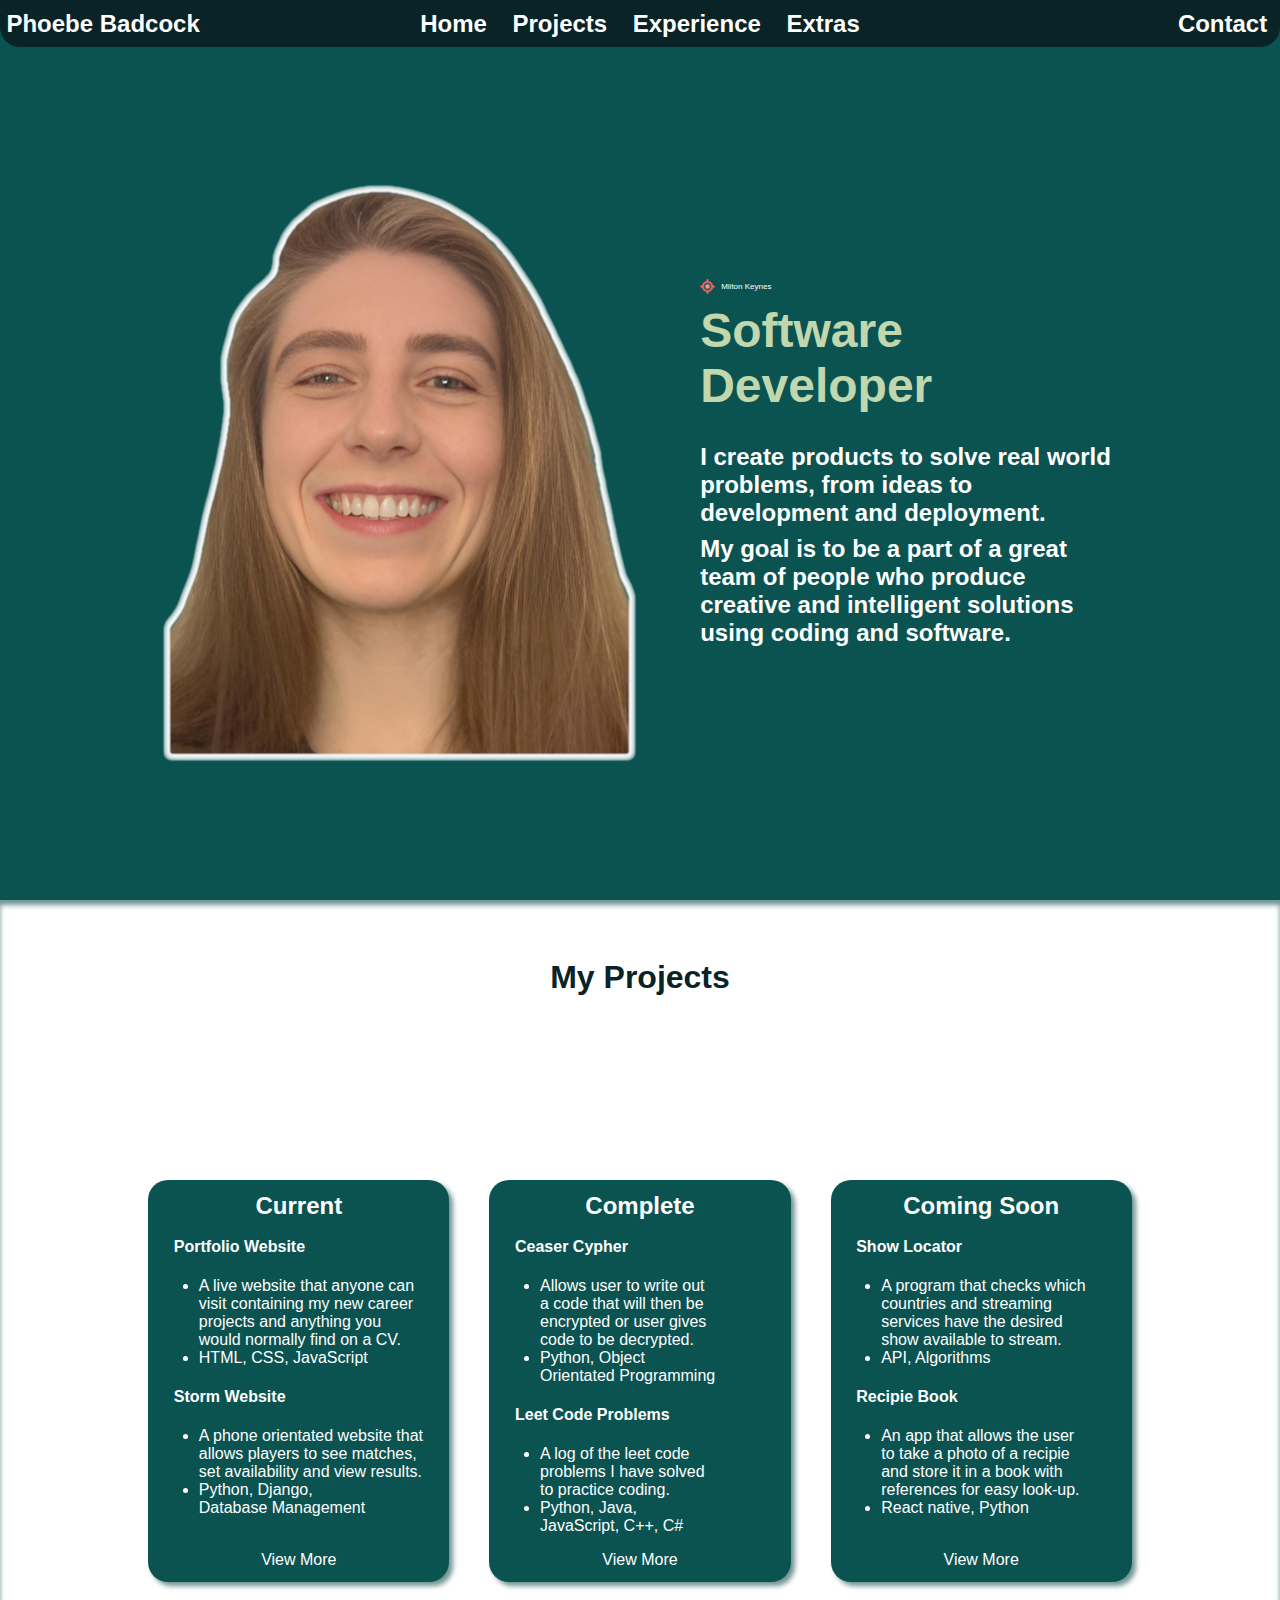
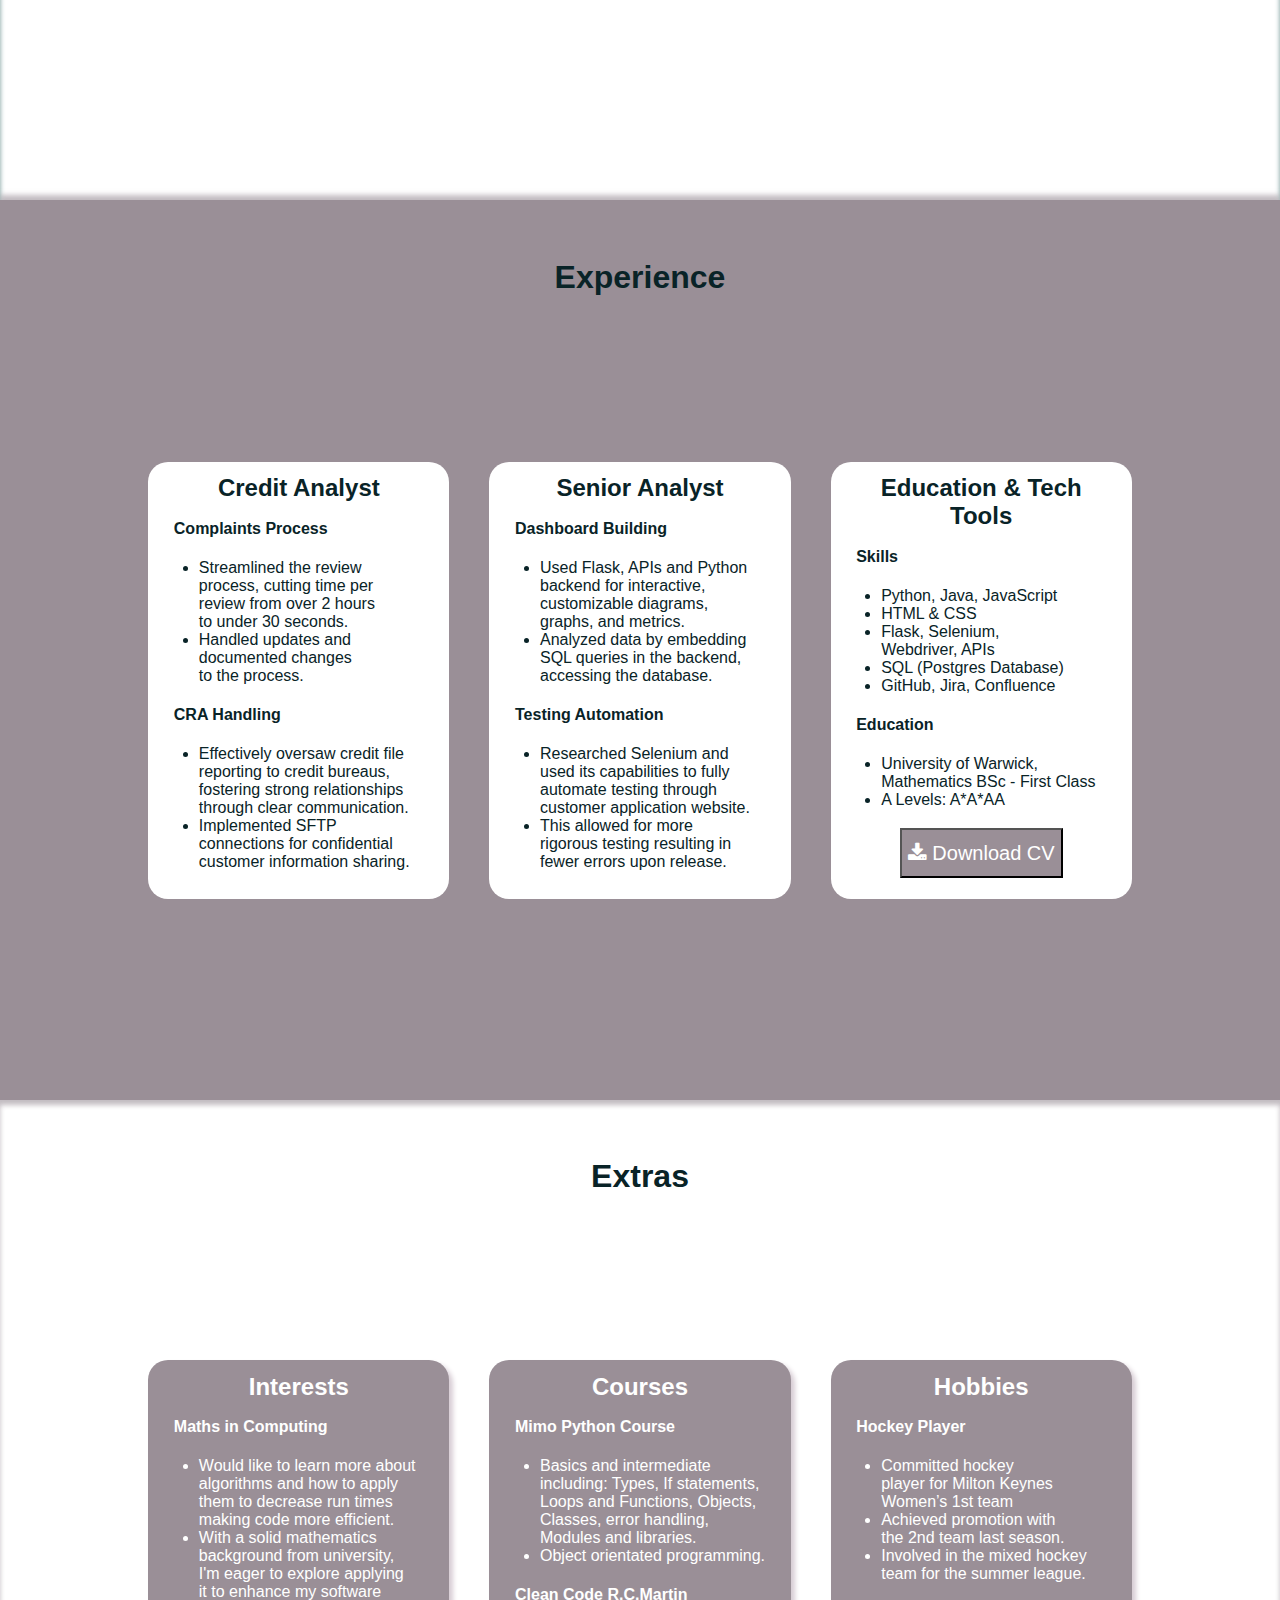
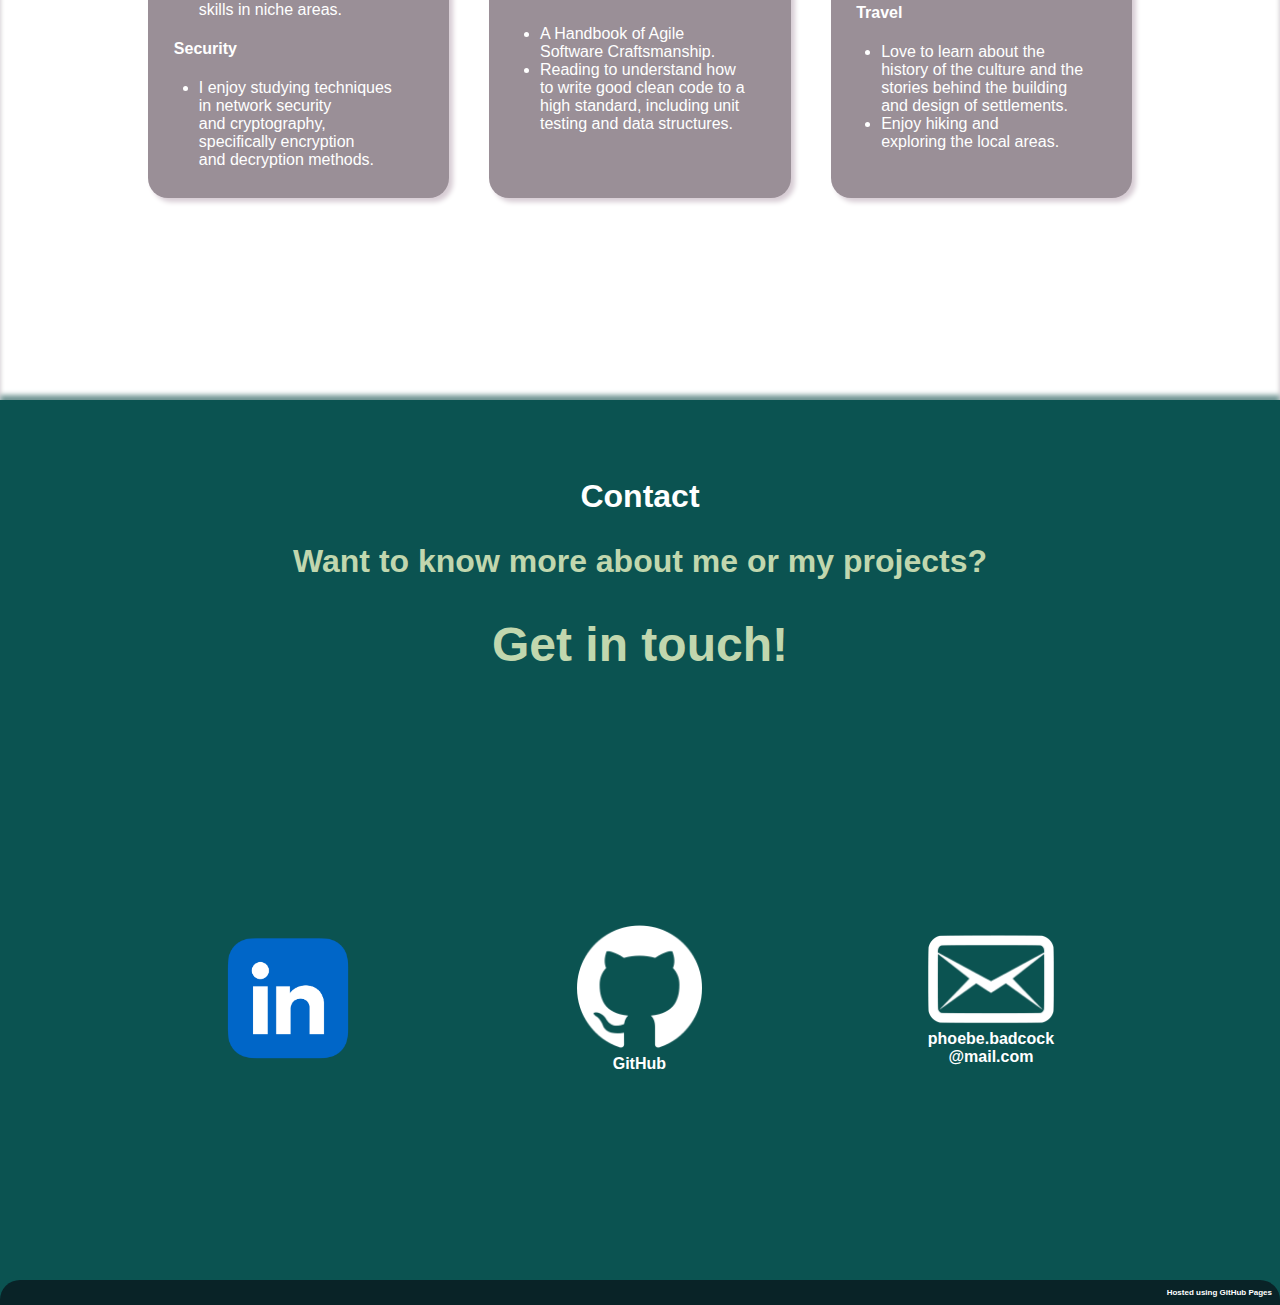
<file: index.html>
<html lang="en">
<head>
	<meta charset="UTF-8">
	<meta name="viewport" content="width=device-width, initial-scale=1">
	<title>Phoebe Badcock Portfolio</title>
	<link rel="stylesheet" href="styles.css">
	<link rel="stylesheet"
		  href="https://cdnjs.cloudflare.com/ajax/libs/font-awesome/4.7.0/css/font-awesome.min.css">
	<!--Styles sheet saved as FontAwsomeStyles-->
	<script src="myscripts.js"></script>
</head>
<body>
	<!-- START NAV -->
	<nav id="nav">
		<div id="name">
			Phoebe Badcock
		</div>
		<div onclick="menuFunction()" id="nav-list">
			<ul>
				<li>
					<a href="#home">Home</a>
				</li>
				<li>
					<a href="#projects">Projects</a>
				</li>
				<li>
					<a href="#experience">Experience</a>
				</li>
				<li>
					<a href="#extras">Extras</a>
				</li>
			</ul>
		</div>
		<div onclick="menuFunction()" id="nav-contact">
			<a href="#contact">Contact</a>
		</div>
		<!-- "Hamburger menu" / "Bar icon" to toggle the navigation links -->
		<a id="menu-icon" onclick="menuFunction()">
			<i class="fa fa-bars" id="burger"></i>
		</a>
	</nav>
	<!-- END NAV -->
	<!-- START HOME SECTION -->
	<section id="home">
		<div class="home-content">
			<img src="Images/headshot.png" alt="HeadShot" id="headshot">
			<div class="about">
				<div id="picture-text">
					<img src="Images/location-icon.png"
						 alt="Location Icon" id="location-icon" width="15" height="15">
					<p>Milton Keynes</p>
				</div>
				<div>
					<h1>Software Developer</h1>
				</div>
				<div>
					<h2>I create products to solve real world problems, from ideas to development and deployment.</h2>
					<h2>My goal is to be a part of a great team of people who produce creative and intelligent solutions
						using coding and software.</h2>
				</div>
			</div>
		</div>
	</section>
	<!-- END HOME SECTION -->
	<!-- START PROJECTS SECTION -->
	<section id="projects">
		<div class="title"><h2>My Projects</h2></div>
		<div class="summary">
			<div class="summary-box">
				<div class="summary-description">
					<h3>Current</h3>
					<h4>Portfolio Website</h4>
					<ul>
						<li>A live website that anyone can visit containing my new career projects and anything
							you would normally find on a CV.
						</li>
						<li>HTML, CSS, JavaScript</li>
					</ul>
					<h4>Storm Website</h4>
					<ul>
						<li>A phone orientated website that allows players to see matches, set availability and
							view results.
						</li>
						<li>Python, Django, Database Management</li>
					</ul>
				</div>
				<a href="./projectsPage.html#current">View More</a>
			</div>
			<div class="summary-box">
				<div class="summary-description">
					<h3>Complete</h3>
					<h4>Ceaser Cypher</h4>
					<ul>
						<li>Allows user to write out a code that will then be encrypted or user gives code to be
							decrypted.
						</li>
						<li>Python, Object Orientated Programming</li>
					</ul>
					<h4>Leet Code Problems</h4>
					<ul>
						<li>A log of the leet code problems I have solved to practice coding.</li>
						<li>Python, Java, JavaScript, C++, C#</li>
					</ul>
				</div>
				<a href="./projectsPage.html#complete">View More</a>
			</div>
			<div class="summary-box">
				<div class="summary-description">
					<h3>Coming Soon</h3>
					<h4>Show Locator</h4>
					<ul>
						<li>A program that checks which countries and streaming services have the desired show
							available to stream.
						</li>
						<li>API, Algorithms</li>
					</ul>
					<h4>Recipie Book</h4>
					<ul>
						<li>An app that allows the user to take a photo of a recipie and store it in a book with
							references for easy look-up.
						</li>
						<li>React native, Python</li>
					</ul>
				</div>
				<a href="./projectsPage.html#coming-soon">View More</a>
			</div>
		</div>
	</section>
	<!-- END PROJECTS SECTION -->
	<!-- START EXPERIENCE SECTION -->
	<section id="experience">
		<div class="title"><h2>Experience</h2></div>
		<div class="summary">
			<div class="summary-box">
				<div class="summary-description">
					<h3>Credit Analyst</h3>
					<h4>Complaints Process</h4>
					<ul>
						<li>Streamlined the review process, cutting time per review from over 2 hours to under
							30 seconds.
						</li>
						<li>Handled updates and documented changes to the process.</li>
					</ul>
					<h4>CRA Handling</h4>
					<ul>
						<li>Effectively oversaw credit file reporting to credit bureaus, fostering strong
							relationships through clear communication.
						</li>
						<li>Implemented SFTP connections for confidential customer information sharing.</li>
					</ul>
				</div>
			</div>
			<div class="summary-box">
				<div class="summary-description">
					<h3>Senior Analyst</h3>
					<h4>Dashboard Building</h4>
					<ul>
						<li>Used Flask, APIs and Python backend for interactive, customizable diagrams, graphs,
							and metrics.
						</li>
						<li>Analyzed data by embedding SQL queries in the backend, accessing the database.</li>
					</ul>
					<h4>Testing Automation</h4>
					<ul>
						<li>Researched Selenium and used its capabilities to fully automate testing through
							customer application website.
						</li>
						<li>This allowed for more rigorous testing resulting in fewer errors upon release.</li>
					</ul>
				</div>
			</div>
			<div class="summary-box">
				<div class="summary-description">
					<h3>Education &amp; Tech Tools</h3>
					<h4>Skills</h4>
					<ul>
						<li>Python, Java, JavaScript</li>
						<li>HTML &amp; CSS</li>
						<li>Flask, Selenium, Webdriver, APIs</li>
						<li>SQL (Postgres Database)</li>
						<li>GitHub, Jira, Confluence</li>
					</ul>
					<h4>Education</h4>
					<ul>
						<li>University of Warwick, Mathematics BSc - First Class</li>
						<li>A Levels: A*A*AA</li>
					</ul>
				</div>
				<a href="PhoebeBadcockCV.pdf" download>
					<button class="btn">
						<i class="fa fa-download"></i>
						Download CV
					</button>
				</a>
			</div>
		</div>
	</section>
	<!-- END Experience SECTION -->
	<!-- START EXTRAS SECTION -->
	<section id="extras">
		<div class="title"><h2>Extras</h2></div>
		<div class="summary">
			<div class="summary-box">
				<div class="summary-description">
					<h3>Interests</h3>
					<h4>Maths in Computing</h4>
					<ul>
						<li>Would like to learn more about algorithms and how to apply them to decrease
							run times making code more efficient.
						</li>
						<li>With a solid mathematics background from university,
							I'm eager to explore applying it to enhance my software skills in niche areas.
						</li>
					</ul>
					<h4>Security</h4>
					<ul>
						<li>I enjoy studying techniques in network security and cryptography,
							specifically encryption and decryption methods.
						</li>
					</ul>
				</div>
			</div>
			<div class="summary-box">
				<div class="summary-description">
					<h3>Courses</h3>
					<h4>Mimo Python Course</h4>
					<ul>
						<li>Basics and intermediate including: Types, If statements, Loops and Functions,
							Objects, Classes, error handling, Modules and libraries.
						</li>
						<li>Object orientated programming.</li>
					</ul>
					<h4>Clean Code R.C.Martin</h4>
					<ul>
						<li>A Handbook of Agile Software Craftsmanship.</li>
						<li>Reading to understand how to write good clean code to a high standard,
							including unit testing and data structures.
						</li>
					</ul>
				</div>
			</div>
			<div class="summary-box">
				<div class="summary-description">
					<h3>Hobbies</h3>
					<h4>Hockey Player</h4>
					<ul>
						<li>Committed hockey player for Milton Keynes Women’s 1st team</li>
						<li>Achieved promotion with the 2nd team last season.</li>
						<li>Involved in the mixed hockey team for the summer league.</li>
					</ul>
					<h4>Travel</h4>
					<ul>
						<li>Love to learn about the history of the culture and the stories behind the building
							and design of settlements.
						</li>
						<li>Enjoy hiking and exploring the local areas.</li>
					</ul><!--
							<h4>Formula 1 Fan</h4>-->
				</div>
			</div>
		</div>
	</section>
	<!-- END Extras SECTION -->
	<!-- START CONTACT SECTION -->
	<section id="contact">
		<div class="title"><h2>Contact</h2></div>
		<!--<div class="home-content">-->
		<div id="message">
			Want to know more about me or my projects?<br><br>
			<span>Get in touch!</span>
		</div>
		<div class="summary">
			<div id="linkedin-icon" class="icon">
				<a href="https://www.linkedin.com/in/phoebe-badcock-470165195/" class="contact-icon">
					<img src="Images/linkedin-crop.png" alt="LinkedIn Icon">
				</a>
			</div>
			<div id="github-icon" class="icon">
				<a href="https://github.com/PhoebeBC" class="contact-icon">
					<img src="Images/github-logo-white.png" alt="GitHub Icon">
					<p class="logo-text">GitHub</p>
				</a>
			</div>
			<div onclick="copyFunction()" class="contact-icon icon" id="email">
				<p id="copy-info">Click to copy Email</p>
				<img src="Images/message-outline-256.png" alt="Email Icon">
				<p id="email-copy" class="logo-text">
					phoebe.badcock<br>@mail.com</p>
			</div>
		</div>
		<!--</div>-->
	</section>
	<!-- END CONTACT SECTION -->
	<footer>
		<div id="reference">Hosted using GitHub Pages</div>
	</footer>
</body>
</html>
</file>
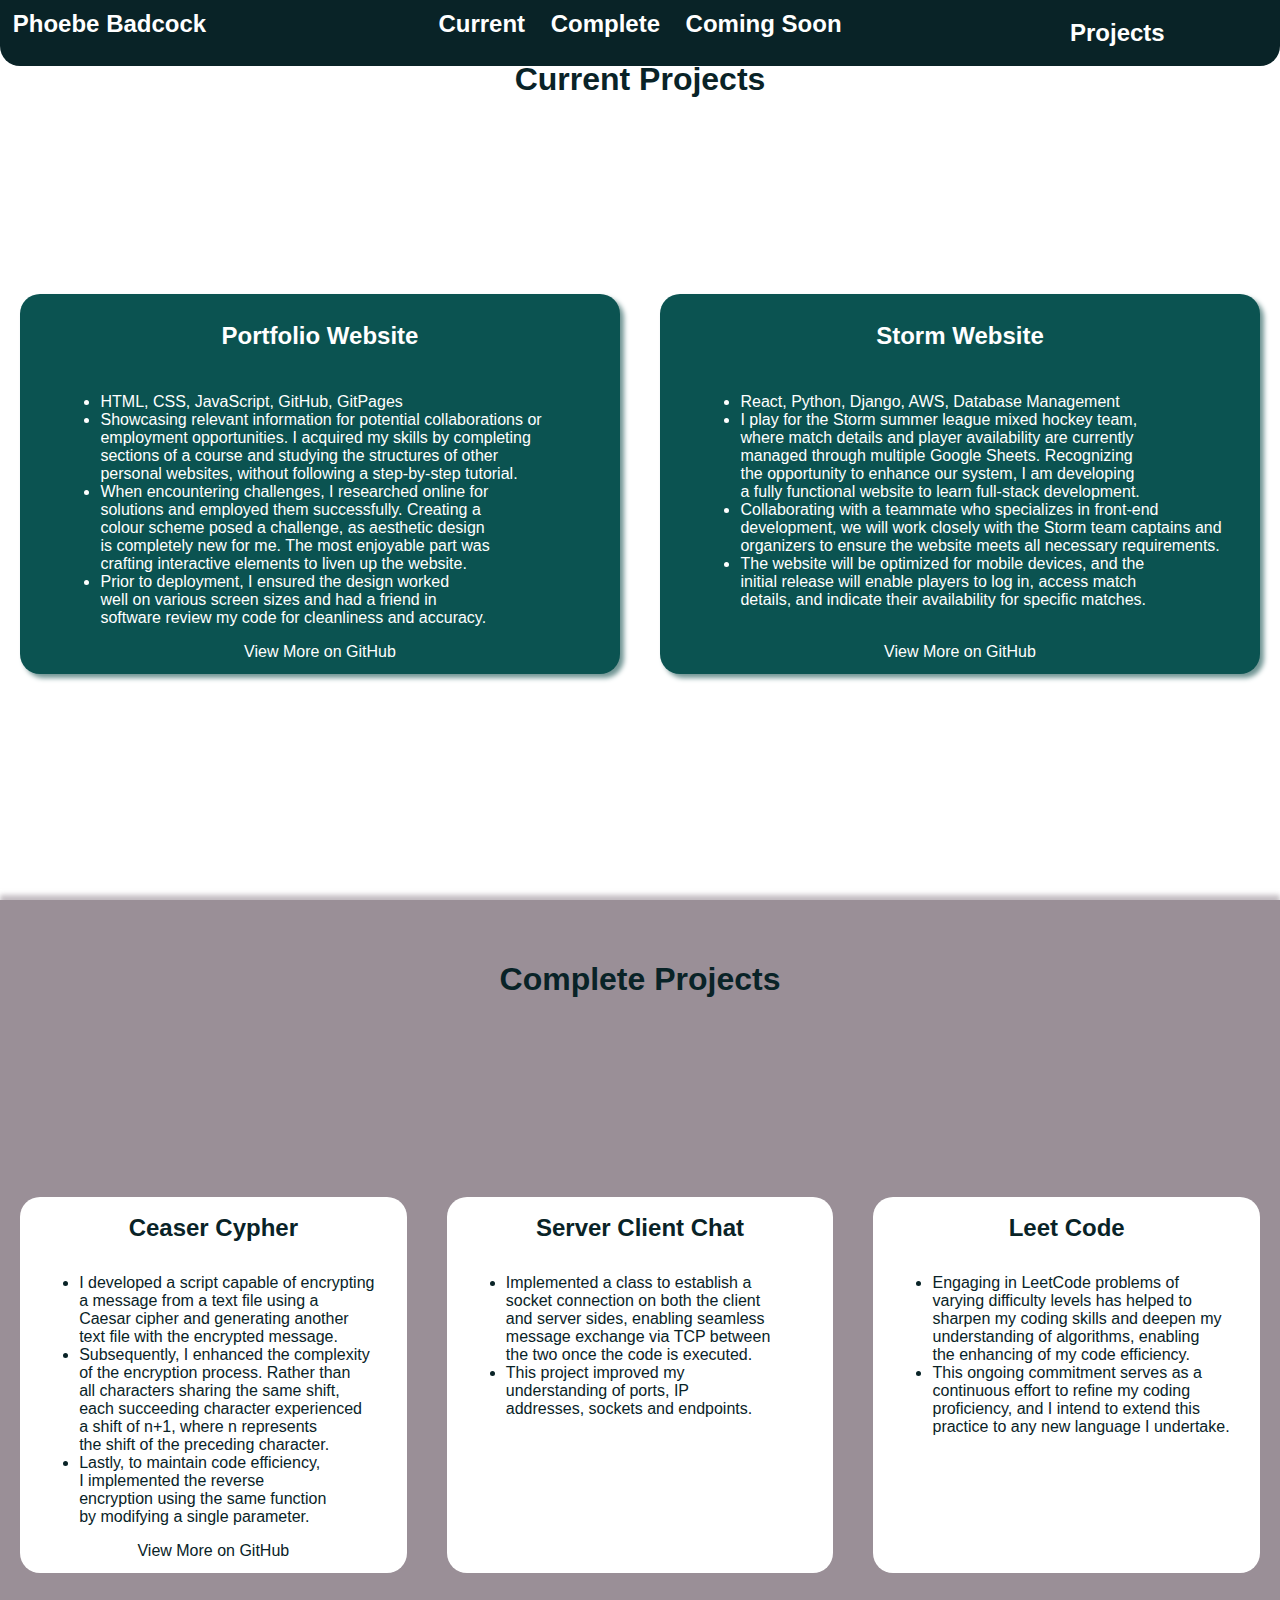
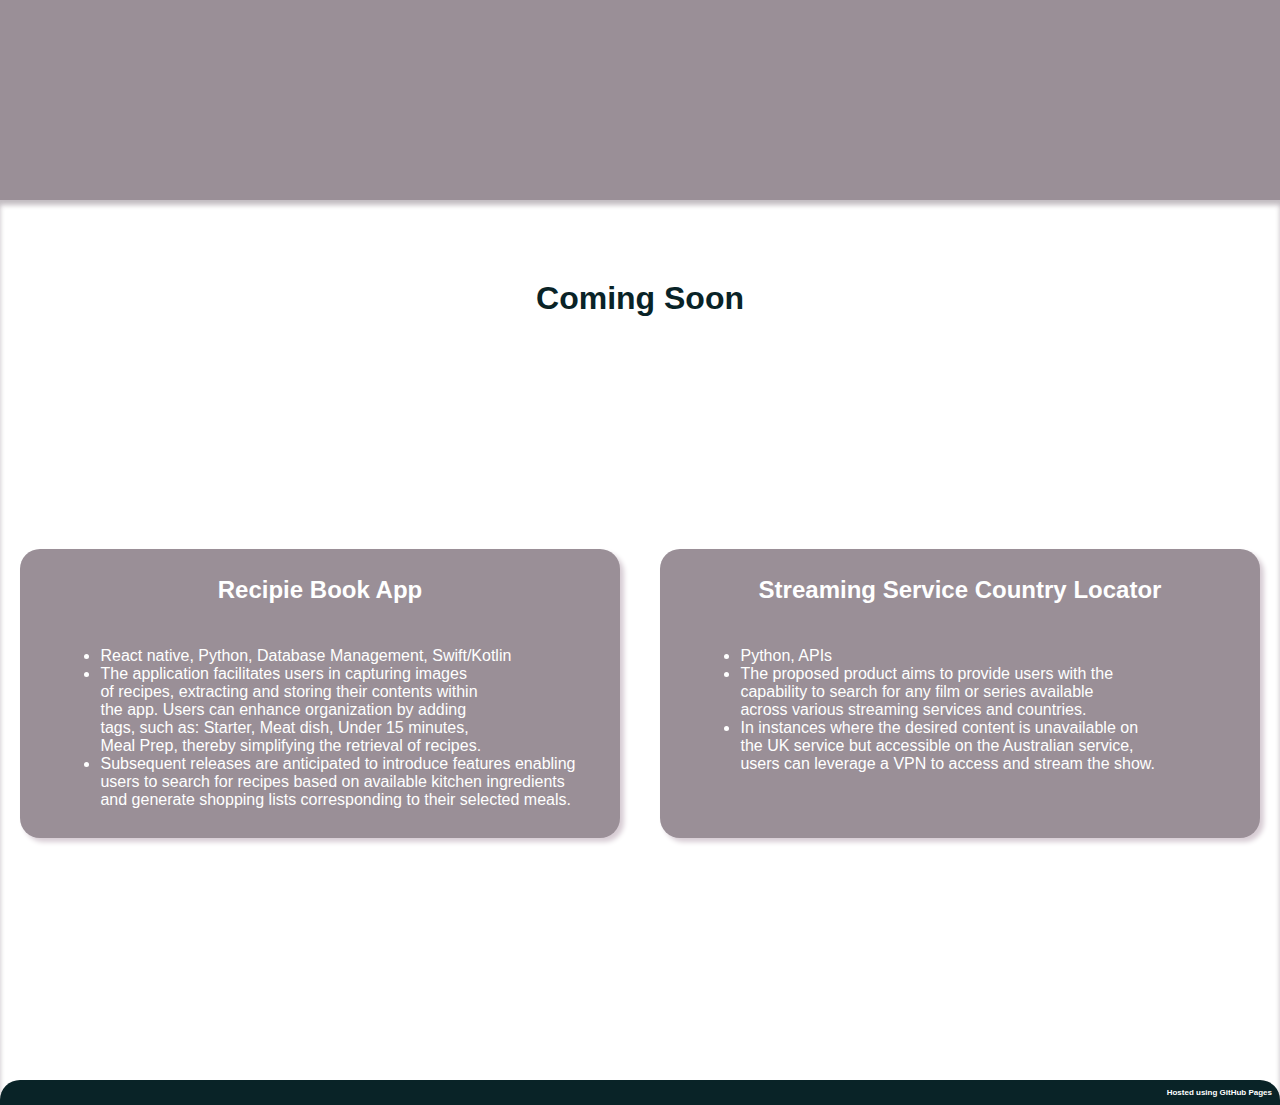
<file: ProjectsPage/index.html>
<!DOCTYPE html>
<html lang="en">
<head>
	<meta charset="UTF-8">
	<meta name="viewport" content="width=device-width, initial-scale=1">
	<title>Phoebe Badcock Projects</title>
    <link rel="stylesheet" href="../styles.css">
	<script src="../myscripts.js"></script>
	<link rel="stylesheet" href="https://cdnjs.cloudflare.com/ajax/libs/font-awesome/4.7.0/css/font-awesome.min.css">
</head>
<body id="projects-page">
  <!-- START NAV -->
    <nav>
		<div id="name">
			<a href="../index.html">Phoebe Badcock</a>
		</div>
		<div id="nav-list">
			<ul>
				<li>
				  <a href="#current">Current</a>
				</li>
				<li>
				  <a href="#complete">Complete</a>
				</li>
				<li>
				  <a href="#coming-soon">Coming Soon</a>
				</li>
		    </ul>
		</div>
		<div id="nav-contact">
			<ul>
				<li>
				  Projects
				</li>
		    </ul>
		</div>
		<!-- "Hamburger menu" / "Bar icon" to toggle the navigation links -->
  		<a href="javascript:void(0);" id="menu-icon" onclick="menuFunction()">
    	<i class="fa fa-bars" id="burger"></i>
  </a>
    </nav>
  <!-- END NAV -->
  <!-- START Current SECTION -->
	<section id="current">
      	<div class="title"><h2>Current Projects</h2></div>
		    <div class="summary">
				<div class="summary-box">
					<div class="summary-description">
						<h3>Portfolio Website</h3>
						<ul>
							<li>HTML, CSS, JavaScript, GitHub, GitPages</li>
							<li>Showcasing relevant	information for potential collaborations or employment
								opportunities. I acquired my skills by completing sections of a course and studying
								the structures of other	personal websites, without following a step-by-step tutorial.
							</li>
							<li>
								When encountering challenges, I researched online for solutions and employed them
								successfully. Creating a colour scheme posed a challenge, as aesthetic design is
								completely new for me. The most	enjoyable part was crafting interactive elements to
								liven up the website.
							</li>
							<li>Prior to deployment, I ensured the design worked well on various screen sizes and had a
								friend in software review my code for cleanliness and accuracy.
							</li>
						</ul>
					</div>
					<a href="https://github.com/PhoebeBC/Portfolio-Webpage" target="_blank">View More on GitHub</a>
				</div>
				<div class="summary-box">
					<div class="summary-description">
						<h3>Storm Website</h3>
						<ul>
							<li>React, Python, Django, AWS, Database Management</li>
							<li>I play for the Storm summer league mixed hockey team, where match details and player
								availability are currently managed through multiple Google Sheets. Recognizing the
								opportunity to enhance our system, I am developing a fully functional website to
								learn full-stack development.
							</li>
							<li>Collaborating with a teammate who specializes in
								front-end development, we will work closely with the Storm team captains and
								organizers to ensure the website meets all necessary requirements.
							</li>
							<li>The website
								will be optimized for mobile devices, and the initial release will enable players
								to log in, access match details, and indicate their availability for specific matches.
							</li>
						</ul>
					</div>
					<a href="" target="_blank">View More on GitHub</a>
				</div>
		</div>
    </section>
	<!-- END Current SECTION -->
  <!-- START Complete SECTION -->
	<section id="complete">
      	<div class="title"><h2>Complete Projects</h2></div>
		    <div class="summary">
				<div class="summary-box">
					<div class="summary-description">
						<h3>Ceaser Cypher</h3>
						<ul>
							<li>I developed a script capable of encrypting a message from a text file using a
								Caesar cipher and generating another text file with the encrypted message.
							</li>
							<li>Subsequently, I enhanced the complexity of the encryption process. Rather than all
								characters sharing the same shift, each succeeding character experienced a shift
								of n+1, where n represents the shift of the preceding character.
							</li>
							<li>Lastly, to maintain
								code efficiency, I implemented the reverse encryption using the same function by
								modifying a single parameter.
							</li>
						</ul>
					</div>
					<a href="" target="_blank">View More on GitHub</a>
				</div>
				<div class="summary-box">
					<div class="summary-description">
					<h3>Server Client Chat</h3>
							<ul>
								<li>Implemented a class to establish a socket connection on both the client and
									server sides, enabling seamless message exchange via TCP between the two once the
									code is executed.
								</li>
								<li>
									This project improved my understanding of ports, IP addresses,
									sockets and endpoints.
								</li>
							</ul>
					</div>
					<a href="https://github.com/PhoebeBC/ClientServerChat" target="_blank">View More on GitHub</a>
				</div>
				<div class="summary-box">
					<div class="summary-description">
					<h3>Leet Code</h3>
							<ul>
								<li>Engaging in LeetCode problems of varying difficulty levels has helped to
									sharpen my coding skills and deepen my understanding of algorithms, enabling
									the enhancing of my code efficiency. </li>
								<li>This ongoing commitment serves as a
									continuous effort to refine my coding proficiency,
									and I intend to extend this practice to any new language I undertake.</li>
							</ul>
					</div>
					<a href="https://github.com/PhoebeBC/leetcodeTop150" target="_blank">View More on GitHub</a>
				</div>
				<!--<div class="summary-box">
					<div class="summary-description">
						<h3>Key Skills & CV</h3>
						<ul>
							<li>Python</li>
							<li>Java</li>
							<li>JavaScript</li>
							<li>HTML & CSS</li>
							<li>SQL (Postgres)</li>
							<li>Database Management</li>
							<li>GitHub</li>
							<li>Jira & Confluence</li>
							<li>Pycharm</li>
							<li>Independent Learning & Research</li>
							<li>Problem Solving</li>
							<li>Communication</li>
							<li>Time management</li>
							<li>Multitasking</li>
						</ul>
					</div>
					<a href="" target="_blank">View More on GitHub</a>
				</div>-->
		</div>
    </section>
  <!-- END Complete SECTION -->
<!-- START Coming Soon SECTION -->
	<section id="coming-soon">
		<div class="title"><h2>Coming Soon</h2></div>
		    <div class="summary">
				<div class="summary-box">
					<div class="summary-description">
					<h3>Recipie Book App</h3>
							<ul>
								<li>React native, Python, Database Management, Swift/Kotlin</li>
								<li>The application facilitates users in capturing images of recipes, extracting
									and storing their contents within the app. Users can enhance organization by
									adding tags, such as: Starter, Meat dish, Under 15 minutes, Meal Prep,
									thereby simplifying the retrieval of recipes.
								</li>
								<li>Subsequent releases are
									anticipated to introduce features enabling users to search for recipes
									based on available kitchen ingredients and generate shopping lists corresponding
									to their selected meals.
								</li>
							</ul>
					</div>
				</div>
				<div class="summary-box">
					<div class="summary-description">
					<h3>Streaming Service Country Locator</h3>
							<ul>
								<li>Python, APIs</li>
								<li>The proposed product aims to provide users with the capability to search
									for any film or series available across various streaming services and countries.
								</li>
								<li>In instances where the desired content is unavailable on the UK service
									but accessible on the Australian service, users can leverage a VPN to access
									and stream the show.
								</li>
							</ul>
					</div>
				</div>
		</div>
    </section>
  <!-- END Coming Soon SECTION -->
  	<footer>
		<div id="reference">Hosted using GitHub Pages</div>
	</footer>
</body>
</html>
</file>
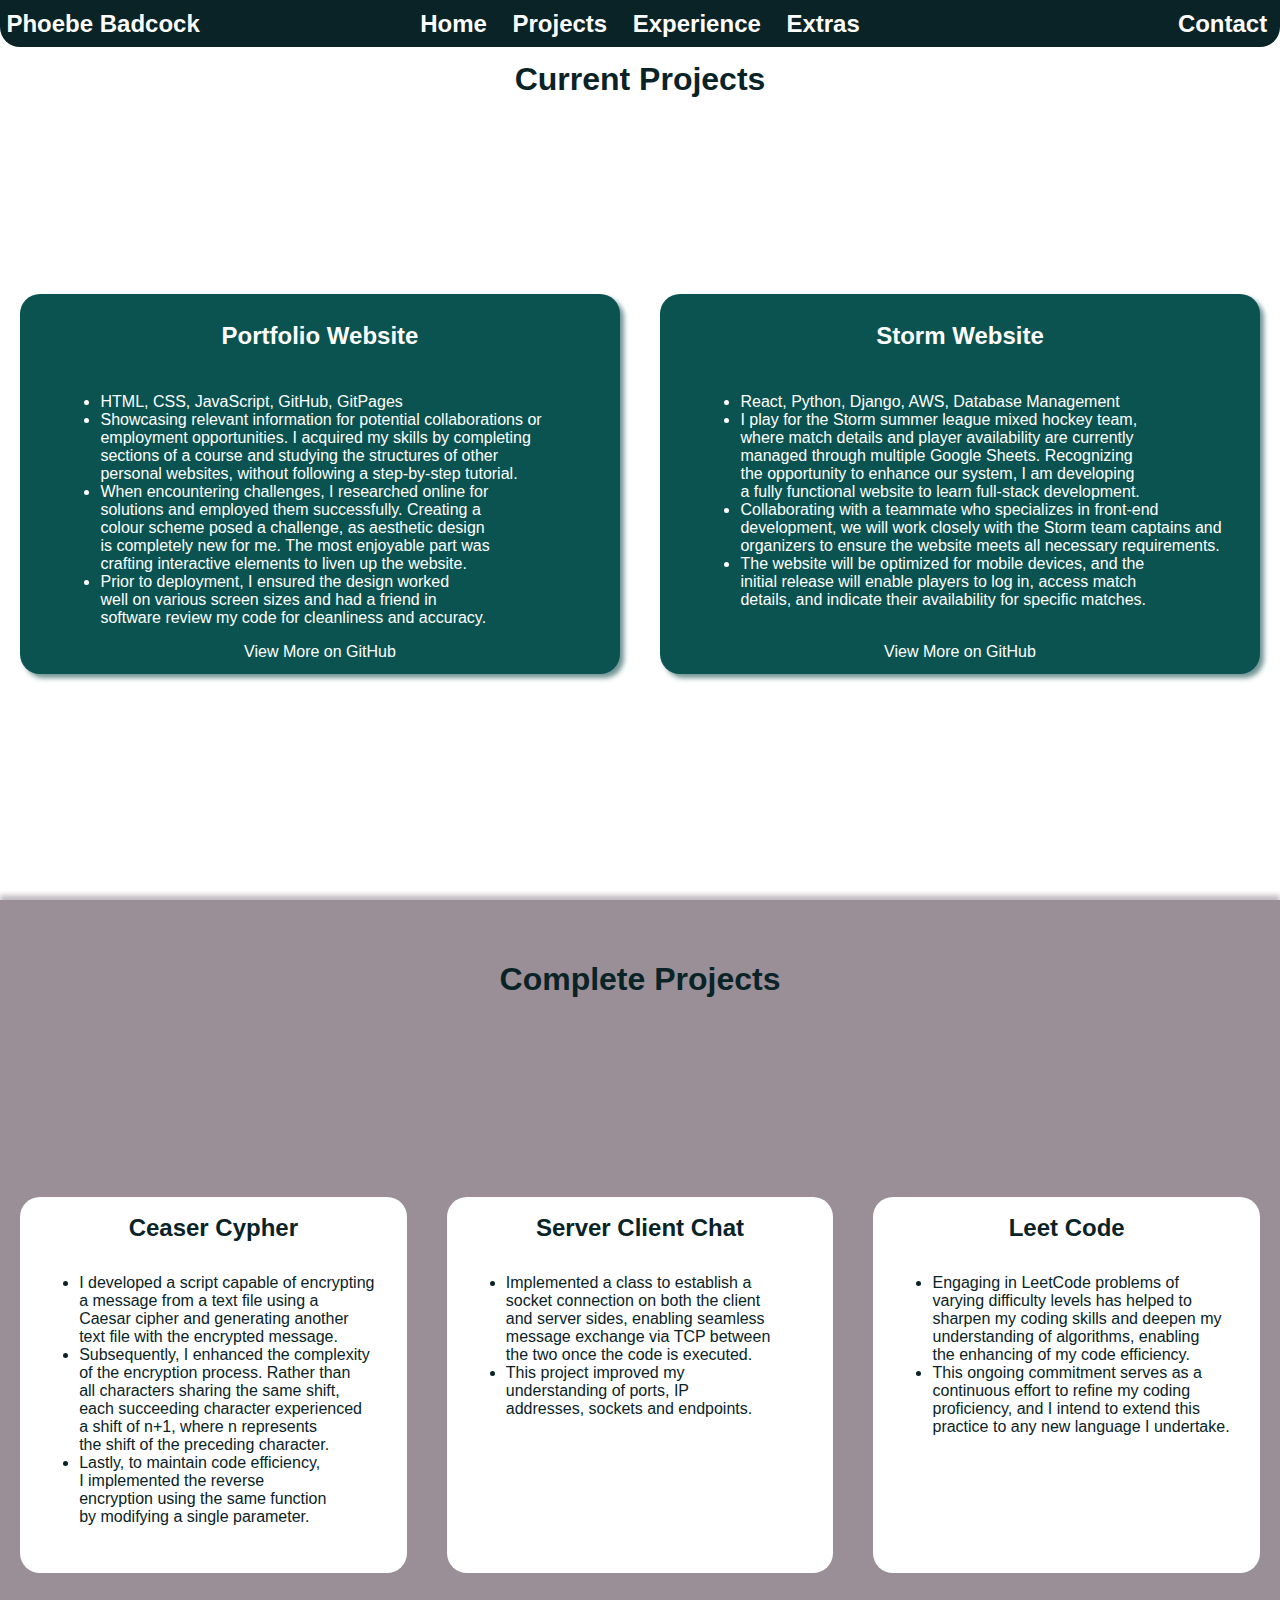
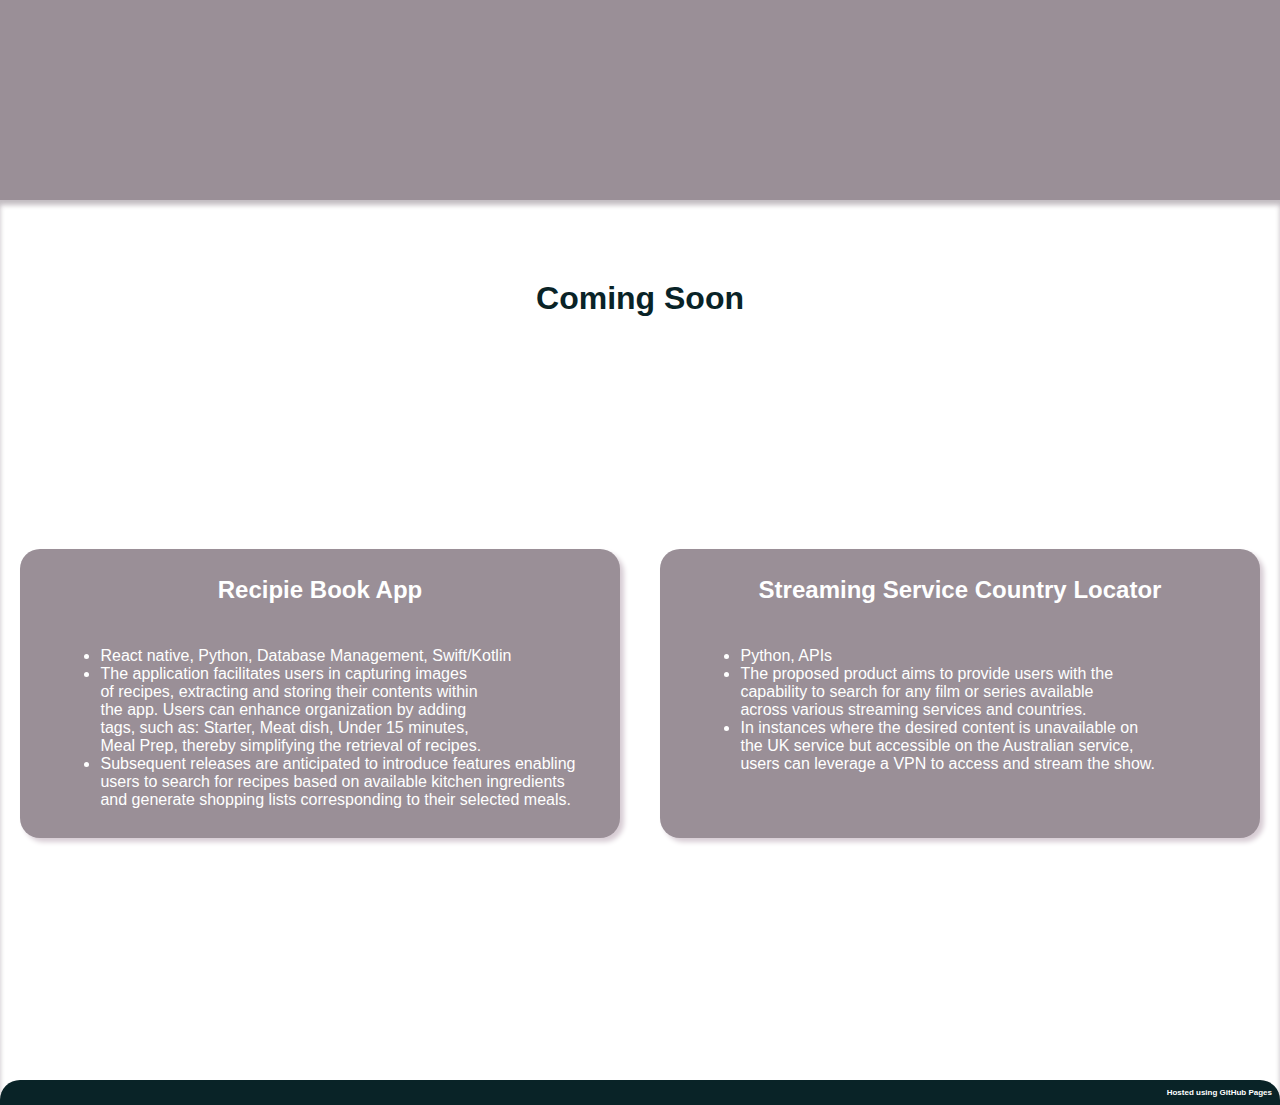
<file: projectsPage.html>
<!DOCTYPE html>
<html lang="en">
<head>
	<meta charset="UTF-8">
	<meta name="viewport" content="width=device-width, initial-scale=1">
	<title>Phoebe Badcock Projects</title>
    <link rel="stylesheet" href="styles.css">
	<script src="myscripts.js"></script>
	<link rel="stylesheet" href="https://cdnjs.cloudflare.com/ajax/libs/font-awesome/4.7.0/css/font-awesome.min.css">
</head>
<body id="projects-page">
  	<!-- START NAV -->
    <nav id="nav">
		<div id="name">
			Phoebe Badcock
		</div>
		<div onclick="menuFunction()" id="nav-list">
			<ul >
				<li>
				  <a href="./#home">Home</a>
				</li>
				<li>
				  <a href="./#projects">Projects</a>
				</li>
				<li>
				  <a href="./#experience">Experience</a>
				</li>
				<li>
				  <a href="./#extras">Extras</a>
				</li>
		    </ul>
		</div>
		<div onclick="menuFunction()" id="nav-contact">
			<a href="./#contact">Contact</a>
		</div>
		<!-- "Hamburger menu" / "Bar icon" to toggle the navigation links -->
  		<a id="menu-icon" onclick="menuFunction()">
    		<i class="fa fa-bars" id="burger"></i>
  		</a>
    </nav>
  	<!-- END NAV -->
  	<!-- START Current SECTION -->
	<section id="current">
      	<div class="title"><h2>Current Projects</h2></div>
		    <div class="summary">
				<div class="summary-box">
					<div class="summary-description">
						<h3>Portfolio Website</h3>
						<ul>
							<li>HTML, CSS, JavaScript, GitHub, GitPages</li>
							<li>Showcasing relevant	information for potential collaborations or employment
								opportunities. I acquired my skills by completing sections of a course and studying
								the structures of other	personal websites, without following a step-by-step tutorial.
							</li>
							<li>
								When encountering challenges, I researched online for solutions and employed them
								successfully. Creating a colour scheme posed a challenge, as aesthetic design is
								completely new for me. The most	enjoyable part was crafting interactive elements to
								liven up the website.
							</li>
							<li>Prior to deployment, I ensured the design worked well on various screen sizes and had a
								friend in software review my code for cleanliness and accuracy.
							</li>
						</ul>
					</div>
					<a href="https://github.com/PhoebeBC/Portfolio-Webpage" target="_blank">View More on GitHub</a>
				</div>
				<div class="summary-box">
					<div class="summary-description">
						<h3>Storm Website</h3>
						<ul>
							<li>React, Python, Django, AWS, Database Management</li>
							<li>I play for the Storm summer league mixed hockey team, where match details and player
								availability are currently managed through multiple Google Sheets. Recognizing the
								opportunity to enhance our system, I am developing a fully functional website to
								learn full-stack development.
							</li>
							<li>Collaborating with a teammate who specializes in
								front-end development, we will work closely with the Storm team captains and
								organizers to ensure the website meets all necessary requirements.
							</li>
							<li>The website
								will be optimized for mobile devices, and the initial release will enable players
								to log in, access match details, and indicate their availability for specific matches.
							</li>
						</ul>
					</div>
					<a href="https://github.com/MightyWizard/HockeySummerLeague" target="_blank">View More on GitHub</a>
				</div>
		</div>
    </section>
	<!-- END Current SECTION -->
  	<!-- START Complete SECTION -->
	<section id="complete">
      	<div class="title"><h2>Complete Projects</h2></div>
		    <div class="summary">
				<div class="summary-box">
					<div class="summary-description">
						<h3>Ceaser Cypher</h3>
						<ul>
							<li>I developed a script capable of encrypting a message from a text file using a
								Caesar cipher and generating another text file with the encrypted message.
							</li>
							<li>Subsequently, I enhanced the complexity of the encryption process. Rather than all
								characters sharing the same shift, each succeeding character experienced a shift
								of n+1, where n represents the shift of the preceding character.
							</li>
							<li>Lastly, to maintain
								code efficiency, I implemented the reverse encryption using the same function by
								modifying a single parameter.
							</li>
						</ul>
					</div>
					<a href="https://github.com/PhoebeBC/IntroCS/blob/master/CaesarCipher.py"
					   target="_blank">View More on GitHub</a>
				</div>
				<div class="summary-box">
					<div class="summary-description">
					<h3>Server Client Chat</h3>
							<ul>
								<li>Implemented a class to establish a socket connection on both the client and
									server sides, enabling seamless message exchange via TCP between the two once the
									code is executed.
								</li>
								<li>
									This project improved my understanding of ports, IP addresses,
									sockets and endpoints.
								</li>
							</ul>
					</div>
					<a href="https://github.com/PhoebeBC/ClientServerChat" target="_blank">View More on GitHub</a>
				</div>
				<div class="summary-box">
					<div class="summary-description">
					<h3>Leet Code</h3>
							<ul>
								<li>Engaging in LeetCode problems of varying difficulty levels has helped to
									sharpen my coding skills and deepen my understanding of algorithms, enabling
									the enhancing of my code efficiency. </li>
								<li>This ongoing commitment serves as a
									continuous effort to refine my coding proficiency,
									and I intend to extend this practice to any new language I undertake.</li>
							</ul>
					</div>
					<a href="https://github.com/PhoebeBC/leetcodeTop150" target="_blank">View More on GitHub</a>
				</div>
		</div>
    </section>
  	<!-- END Complete SECTION -->
	<!-- START Coming Soon SECTION -->
	<section id="coming-soon">
		<div class="title"><h2>Coming Soon</h2></div>
		    <div class="summary">
				<div class="summary-box">
					<div class="summary-description">
					<h3>Recipie Book App</h3>
							<ul>
								<li>React native, Python, Database Management, Swift/Kotlin</li>
								<li>The application facilitates users in capturing images of recipes, extracting
									and storing their contents within the app. Users can enhance organization by
									adding tags, such as: Starter, Meat dish, Under 15 minutes, Meal Prep,
									thereby simplifying the retrieval of recipes.
								</li>
								<li>Subsequent releases are
									anticipated to introduce features enabling users to search for recipes
									based on available kitchen ingredients and generate shopping lists corresponding
									to their selected meals.
								</li>
							</ul>
					</div>
				</div>
				<div class="summary-box">
					<div class="summary-description">
					<h3>Streaming Service Country Locator</h3>
							<ul>
								<li>Python, APIs</li>
								<li>The proposed product aims to provide users with the capability to search
									for any film or series available across various streaming services and countries.
								</li>
								<li>In instances where the desired content is unavailable on the UK service
									but accessible on the Australian service, users can leverage a VPN to access
									and stream the show.
								</li>
							</ul>
					</div>
				</div>
		</div>
    </section>
 	<!-- END Coming Soon SECTION -->
  	<footer>
		<div id="reference">Hosted using GitHub Pages</div>
	</footer>
</body>
</html>
</file>
<file: styles.css>
:root {
	--white: #ffffff;
	--primary: #0b5351;
	--primary-shadow: #719594;
	--secondary: #9a8f97;
	--secondary-shadow: #9a8f9799;
	--tertiary: #092327;
	--highlight: #c1d7ae;
	--curve: 20px;
}

/*ELEMENTS*/
body {
	background-color: white;
	font-family: 'Poppins', sans-serif;
	margin: 0;
}

h1
h2,
h3,
h4,
h5 {
    font-family: 'Raleway', sans-serif;
}

h1 {
	font-weight: 700;
	margin-bottom: 5%;
	margin-top: 1%;
}

h2,
h3,
h4,
h5 {
	font-weight: 600;
	margin: 2% 0;
}

p,
li {
	text-wrap: balance;
	font-family: Inter, sans-serif;
}

a {
	text-decoration-line: none;
}

section {
	display: flex;
	flex-direction: column;
	align-items: center;
	height: 100vh;
}

.title {
	margin: 2%;
	padding-top: 30px;
}
.title h2{
    font-size: 2rem;
}

/*Navigation bar*/
nav {
	display: flex;
	justify-content: space-between;
	position: fixed;
	width: 100%;
	z-index: 10;
	border-radius: 0 0 var(--curve) var(--curve);
	background-color: var(--tertiary);
}

nav #menu-icon {
	display: none;
}

nav ul {
	list-style-type: none;
	padding: 0;
	margin: 0;
}

nav ul li {
	float: left;
}

nav ul li,
#name,
#nav-contact,
nav div a {
	font-size: 1.5rem;
	padding: 0.6rem 0.4rem;
	font-weight: 550;
	color: var(--white);
}

nav ul li:hover,
nav div a:hover {
	text-decoration-line: underline;
	text-decoration-color: var(--white);
}

#name,
#nav-contact {
	width: 210px;
}

#nav-contact {
	text-align: right;
}


/*HOME*/
#home,
#contact {
	background-color: var(--primary);
	color: var(--white);
	padding-top: 0;
}

#home {
	padding-top: 0;
}

#home h1 {
	font-size: 3rem;
	color: var(--highlight);
}

#home p {
	font-size: 0.5rem;
}

#home h2 {
	font-size: 1.5rem;
}

.home-content {
	margin: auto 10%;
	padding: 3% 0;
	position: relative;
	top: 15px;
	display: flex;
	justify-content: center;
	align-items: center;
	max-height: 70%;
	width: 80%;
	border-radius: 40px;
}

#headshot {
	height: -webkit-fill-available;
	padding: 0 3%;
}

.about {
	display: flex;
	flex-wrap: wrap;
	flex-direction: column;
	padding: 0 3%;
}

#picture-text {
	display: flex;
	flex-direction: row;
	justify-content: left;
	align-items: center;
	gap: 6px;
}


/*PROJECTS- and repeated in extras, current and coming soon sections*/
#projects,
#current,
#extras,
#coming-soon {
	background-color: white;
	color: var(--tertiary);
}

#projects {
	box-shadow: inset 0 5px 5px 0 var(--primary-shadow);
}

#projects h3,
#current h3,
#extras h3,
#coming-soon h3 {
	font-size: 1.5rem;
	display: flex;
	padding: 5%;
	margin: auto;
	text-align: center;
}

section #projects {
	box-shadow: inset 0 5px 10px var(--primary-shadow);
}

#projects .summary-box,
#current .summary-box {
	background-color: var(--primary);
	color: white;
	box-shadow: 4px 4px 5px var(--primary-shadow);
}

.summary {
	position: relative;
	display: flex;
	align-items: center;
	justify-content: center;
	width: 100%;
	flex-direction: row;
	margin: auto;
}

.summary-box {
	margin: 0 20px 5%;
	padding: 0 2% 1%;
	display: flex;
	min-block-size: -webkit-fill-available;
	width: 100%;
	max-height: 80%;
	max-width: 250px;
	flex-direction: column;
	justify-content: space-between;
	align-items: center;
	color: var(--gray-dark);
	background-color: var(--gray-highlight);
	border-radius: var(--curve);
}

.summary-description {
	margin: 0;
	padding: 0;
	align-items: left;
	display: flex;
	flex-direction: column;
	justify-content: flex-start;
}

.summary-description ul {
	padding-left: 10%;
}

.summary-box a {
	color: var(--white);
}

.summary-box a:hover {
	color: var(--highlight);
}


/*EXPERIENCE and sections complete, contact*/
#experience,
#complete {
	background-color: var(--secondary);
	color: var(--tertiary);
}

#experience,
#complete {
	box-shadow: 0 -5px 5px 0 var(--secondary-shadow);
}

#experience h3,
#complete h3 {
	font-size: 1.5rem;
	display: flex;
	padding: 5% 0;
	margin: auto;
	text-align: center;
}

#experience .summary-box,
#complete .summary-box {
	color: var(--tertiary);
	background-color: white;
}

#complete .summary-box a:visited {
	color: var(--tertiary);
}

#complete .summary-box a:hover {
	color: var(--highlight);
}

/*Download CV*/
.btn {
	color: var(--white);
	height: 50px;
	font-size: 20px;
	margin-bottom: 5%;
	background-color: var(--secondary);
	cursor: pointer;
}

.btn:hover {
	background-color: var(--highlight);
}


/*EXTRAS - most in projects*/
#extras,
#coming-soon {
	box-shadow: inset 0 5px 5px 0 var(--secondary-shadow);
}

#extras .summary-box,
#coming-soon .summary-box {
	background-color: var(--secondary);
	color: white;
	box-shadow: 4px 4px 5px #d7ccd4;
}


/*CONTACT*/
#contact h2 {
	color: var(--white);
	font-size: 2rem;
}

#contact {
	box-shadow: 0 -5px 5px 0 var(--primary-shadow);
}

#contact .home-content {
	display: flex;
	flex-direction: column;
	max-height: 60%;
}

#message {
	font-size: 2rem;
	color: var(--highlight);
	font-weight: 600;
	margin: 2%;
	text-align: center;
}

#message span {
	font-size: 3rem;
}

#contact .summary {
	display: flex;
	align-items: center;
	justify-content: space-evenly;
	width: 100%;
	max-height: 75%;
}

.contact-icon img {
	max-height: 100%;
	max-width: 100%;
}

.contact-icon a,
#content .summary div {
	display: block;
	max-height: 100%;
}

.contact-icon {
	max-height: 50%;
	max-width: 33%;
	height: -webkit-fill-available;
}

div#github-icon,
div#linkedin-icon {
	max-width: 125px;
}

#github-icon:hover,
#linkedin-icon:hover {
	padding-top: 1%
}

#email {
	cursor: pointer;
	flex-direction: row;
	width: min-content;
	display: block;
	max-height: inherit;
}

.logo-text {
	margin: 0;
	color: white;
	font-weight: 600;
	text-align: center;
    padding-top: 5%;
}

#email-copy {
    padding-bottom: 30%;
}

#email:hover #copy-info {
	display: block;
	color: white;
	z-index: 10;
	padding-bottom: 5%;
}

#copy-info {
	display: none;
	font-size: 0.8rem;
	margin: 0;
	text-align: center;
}

#contact .title,
#coming-soon .title {
	padding-top: 50px;
	margin: 2% 0 0;
}

/*Footer*/
footer {
	margin-top: -20px;
	display: flex;
	justify-content: end;
	border-radius: var(--curve) var(--curve) 0 0;
	background-color: var(--tertiary);
	color: white;
}

#reference {
	font-size: 0.5rem;
	padding: 0.5rem;
	font-weight: 550;
	text-align: center;
}


/*Media Adjustments*/
@media screen and (max-width: 850px) {
	#home h2 {
		font-size: 1rem;
	}

	#contact .home-content {
		width: 90%;
	}

	section {
		padding-bottom: 3%;
	}

	nav ul a,
	nav ul li,
	#name,
	#nav-contact,
	nav div a {
		font-size: 1.2rem;
		padding: 0.2rem;
	}
}

@media screen and (min-width: 1500px) {
	#home h2 {
		font-size: 2rem;
	}

	.home-content {
		width: 60%;
	}

	section {
		padding: 7.5%;
		justify-content: space-between;
		gap: 15%;
	}

	.title {
		margin-top: 0;
	}

	.summary {
		justify-content: space-evenly;
	}

	.summary-box {
		justify-content: space-between;
	}

	#projects-page .summary-box {
		margin: 0 5% 5%;
		justify-content: space-between;
	}

	#contact .title {
		margin-top: 5%;
		margin-bottom: 0;
	}
}

@media screen and (max-width: 500px) {
	section {
		height: auto;
	}

	#name,
	#nav-contact {
		width: auto;
	}

	/* Style the navigation menu */
	nav {
		overflow: hidden;
		flex-direction: column;
		position: fixed;
		border-radius: 0 0 0 var(--curve);
	}

	nav ul li {
		float: none;
	}

	/* Hide the links inside the navigation menu (except for logo/home) */
	nav #nav-list,
	nav #nav-contact {
		display: none;
		padding-left: 3%;
		text-align: left;
		padding-top: 0;
		font-size: 1.5rem;
	}

	nav #name {
		padding-left: 5%;
		font-size: 2rem;
	}

	nav a {
		display: block;
	}

	/* Style the hamburger menu */
	nav #menu-icon {
		background: white;
		display: flex;
		position: absolute;
		width: 10%;
		align-items: center;
		justify-content: center;
		right: 0;
		padding: 0 1%;
		height: 45px;
	}

	#burger {
		font-size: 32px;
		color: var(--tertiary);
	}

	#home {
		height: 100vh;
	}

	#home h2 {
		font-size: 1rem;
	}

	.home-content {
		justify-content: space-evenly;
		padding: 5% 0 8% 0;
		flex-direction: column;
	}

	#headshot {
		height: 45%;
	}

	.title {
		margin-bottom: 8%;
		padding-top: 40px;
	}

	#contact .title {
		margin: 5% 0 5%;
	}

	.summary,
	#projects-page .summary {
		flex-direction: column;
		justify-content: space-between;
	}

	.summary-box,
	#projects-page .summary-box {
		min-block-size: auto;
		justify-content: space-between;
		max-width: fit-content !important;
	}

	#contact .summary {
		gap: 5%;
		margin-top: 4%;
		max-height: fit-content;
		max-width: 25%;
	}

    .icon {
        padding: 5%;
		max-height: 20%;
	}

	#email {
		display: flex;
		flex-direction: column;
		justify-content: left;
		align-items: center;
		gap: 0;
		max-width: 100%;
	}

	#contact .summary p {
		margin-top: 0;
		color: white;
		font-size: 4vw;
		font-weight: 600;
		text-align: center;
		margin-bottom: 0;
	}

	#message {
		font-size: 5vw;
		margin: auto 2%;
	}

	#message span {
		font-size: 6vw;
	}
}

/*current*/
#projects-page .summary {
	padding: 3% 0;
	top: 15px;
	display: flex;
	justify-content: center;
	align-items: stretch;
}

#projects-page .summary-box {
	width: 100%;
	display: flex;
	flex-wrap: wrap;
	flex-direction: column;
	max-height: none;
	max-width: none;
}

#projects-page .summary-description {
	display: flex;
	flex-direction: column;
}

#current .title,
#complete .title {
	margin-bottom: 0;
}
</file>
